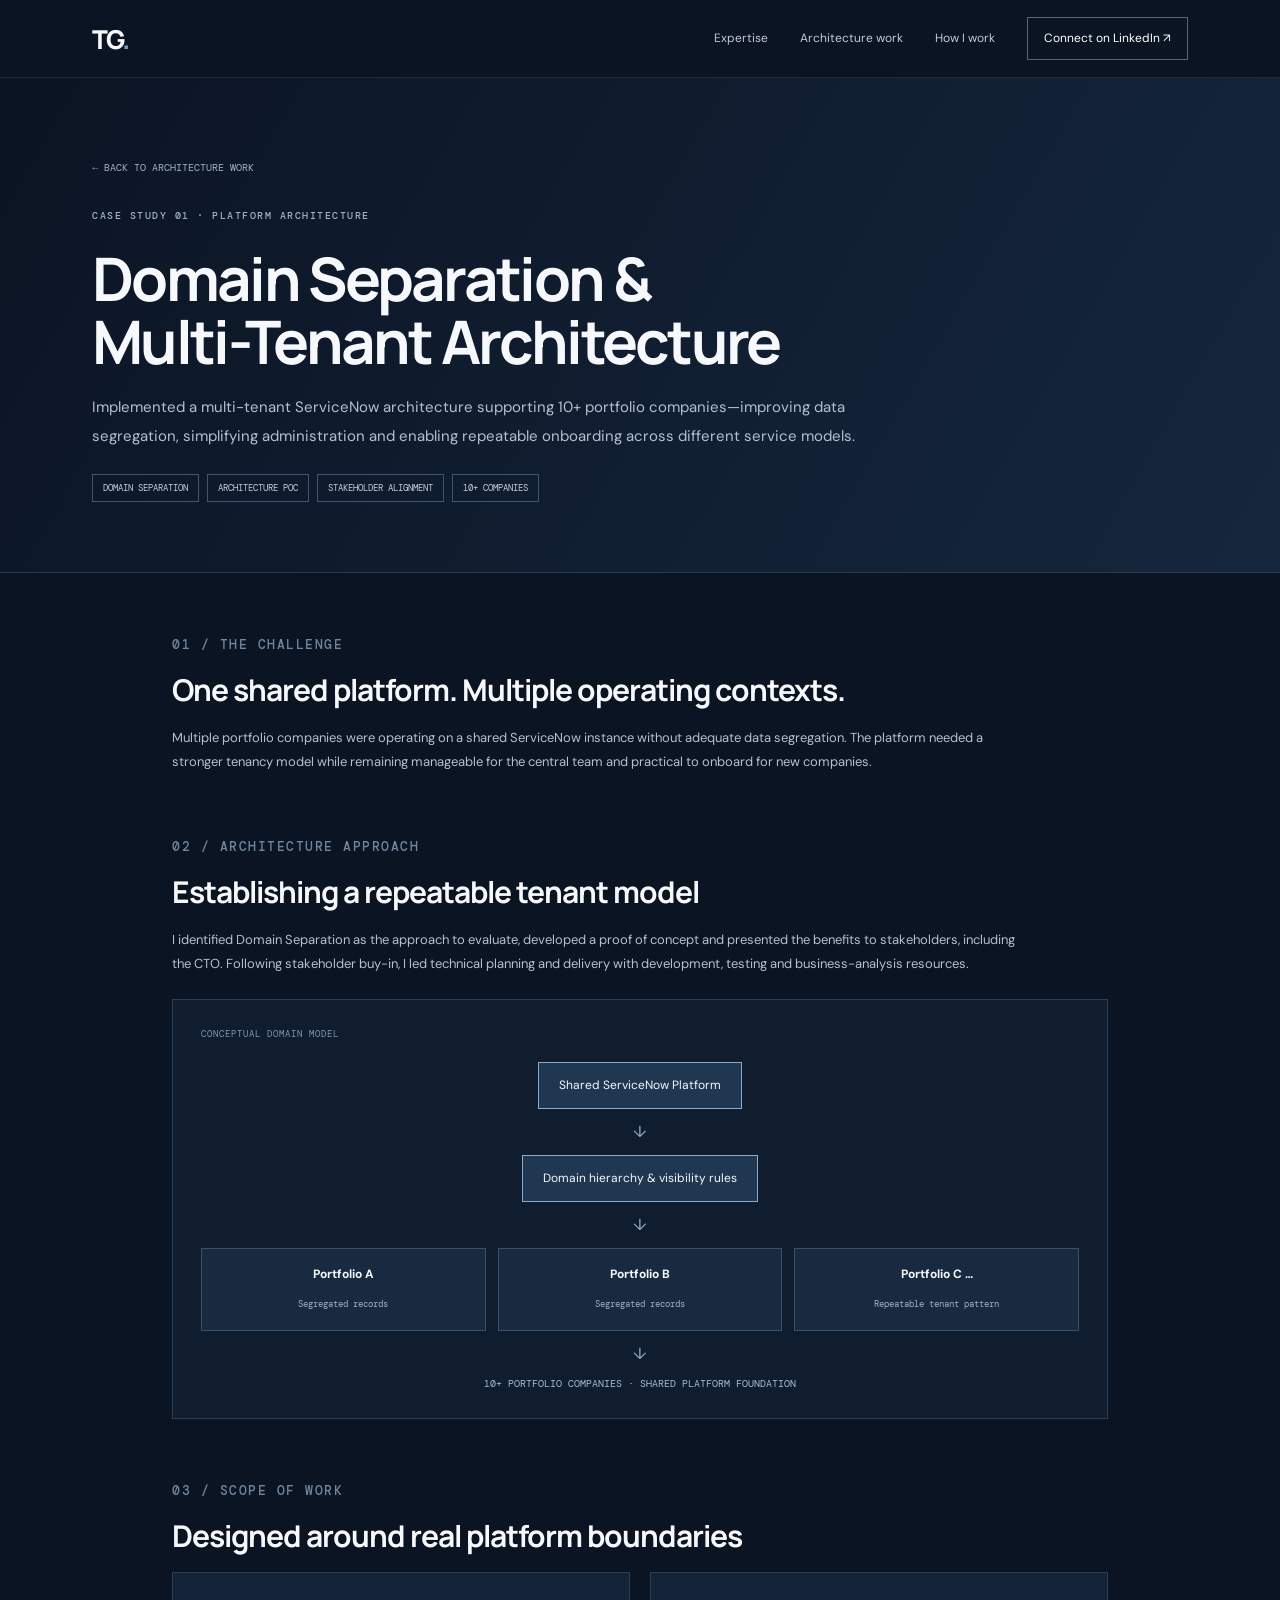
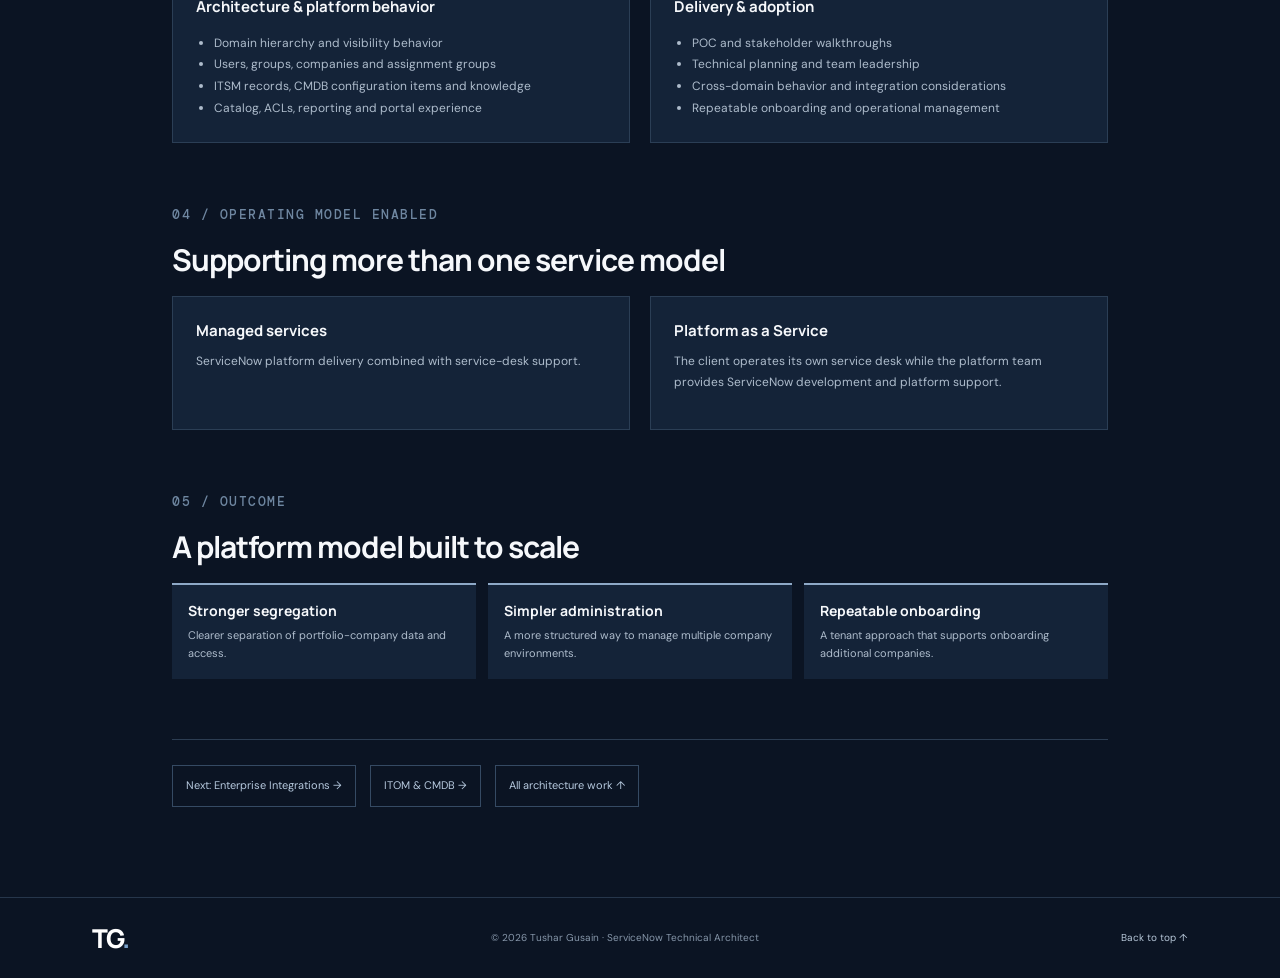
<file: case-domain-separation.html>
<!doctype html><html lang="en"><head><meta charset="utf-8"><meta name="viewport" content="width=device-width,initial-scale=1"><title>Domain Separation | Tushar Gusain</title><link rel="stylesheet" href="styles.css"></head><body><header class="topbar"><a class="wordmark" href="index.html">TG<span>.</span></a><nav><a href="index.html#expertise">Expertise</a><a href="index.html#architecture">Architecture work</a><a href="index.html#experience">How I work</a><a class="nav-cta" href="https://www.linkedin.com/in/tushar-g-68956511b" target="_blank" rel="noreferrer">Connect on LinkedIn ↗</a></nav><button class="menu-toggle" aria-label="Toggle menu">☰</button></header><main><section class="case-hero"><div class="case-hero-inner"><a class="back-link" href="index.html#architecture">← BACK TO ARCHITECTURE WORK</a><p class="eyebrow">CASE STUDY 01 · PLATFORM ARCHITECTURE</p><h1>Domain Separation &amp;<br>Multi-Tenant Architecture</h1><p class="case-lead">Implemented a multi-tenant ServiceNow architecture supporting 10+ portfolio companies—improving data segregation, simplifying administration and enabling repeatable onboarding across different service models.</p><div class="case-tags"><span>DOMAIN SEPARATION</span><span>ARCHITECTURE POC</span><span>STAKEHOLDER ALIGNMENT</span><span>10+ COMPANIES</span></div></div></section><div class="case-body"><section class="case-section"><p class="eyebrow">01 / THE CHALLENGE</p><h2>One shared platform. Multiple operating contexts.</h2><p>Multiple portfolio companies were operating on a shared ServiceNow instance without adequate data segregation. The platform needed a stronger tenancy model while remaining manageable for the central team and practical to onboard for new companies.</p></section><section class="case-section"><p class="eyebrow">02 / ARCHITECTURE APPROACH</p><h2>Establishing a repeatable tenant model</h2><p>I identified Domain Separation as the approach to evaluate, developed a proof of concept and presented the benefits to stakeholders, including the CTO. Following stakeholder buy-in, I led technical planning and delivery with development, testing and business-analysis resources.</p><div class="diagram"><div class="diagram-label">CONCEPTUAL DOMAIN MODEL</div><div class="domain-diagram"><div class="domain-top">Shared ServiceNow Platform</div><div class="domain-down">↓</div><div class="domain-top">Domain hierarchy &amp; visibility rules</div><div class="domain-down">↓</div><div class="domain-row"><div class="domain-branch"><strong>Portfolio A</strong><small>Segregated records</small></div><div class="domain-branch"><strong>Portfolio B</strong><small>Segregated records</small></div><div class="domain-branch"><strong>Portfolio C …</strong><small>Repeatable tenant pattern</small></div></div><div class="domain-down">↓</div><div class="domain-bottom">10+ PORTFOLIO COMPANIES · SHARED PLATFORM FOUNDATION</div></div></div></section><section class="case-section"><p class="eyebrow">03 / SCOPE OF WORK</p><h2>Designed around real platform boundaries</h2><div class="case-two-col"><div class="case-note"><h3>Architecture &amp; platform behavior</h3><ul><li>Domain hierarchy and visibility behavior</li><li>Users, groups, companies and assignment groups</li><li>ITSM records, CMDB configuration items and knowledge</li><li>Catalog, ACLs, reporting and portal experience</li></ul></div><div class="case-note"><h3>Delivery &amp; adoption</h3><ul><li>POC and stakeholder walkthroughs</li><li>Technical planning and team leadership</li><li>Cross-domain behavior and integration considerations</li><li>Repeatable onboarding and operational management</li></ul></div></div></section><section class="case-section"><p class="eyebrow">04 / OPERATING MODEL ENABLED</p><h2>Supporting more than one service model</h2><div class="case-two-col"><div class="case-note"><h3>Managed services</h3><p>ServiceNow platform delivery combined with service-desk support.</p></div><div class="case-note"><h3>Platform as a Service</h3><p>The client operates its own service desk while the platform team provides ServiceNow development and platform support.</p></div></div></section><section class="case-section"><p class="eyebrow">05 / OUTCOME</p><h2>A platform model built to scale</h2><div class="outcome-grid"><div class="outcome"><strong>Stronger segregation</strong><p>Clearer separation of portfolio-company data and access.</p></div><div class="outcome"><strong>Simpler administration</strong><p>A more structured way to manage multiple company environments.</p></div><div class="outcome"><strong>Repeatable onboarding</strong><p>A tenant approach that supports onboarding additional companies.</p></div></div></section><div class="case-nav"><a href="case-enterprise-integrations.html">Next: Enterprise Integrations →</a><a href="case-itom.html">ITOM &amp; CMDB →</a><a href="index.html#architecture">All architecture work ↑</a></div></div></main><footer class="case-footer"><a class="wordmark" href="index.html">TG<span>.</span></a><span>© 2026 Tushar Gusain · ServiceNow Technical Architect</span><a href="#top">Back to top ↑</a></footer><script src="script.js"></script></body></html>
</file>
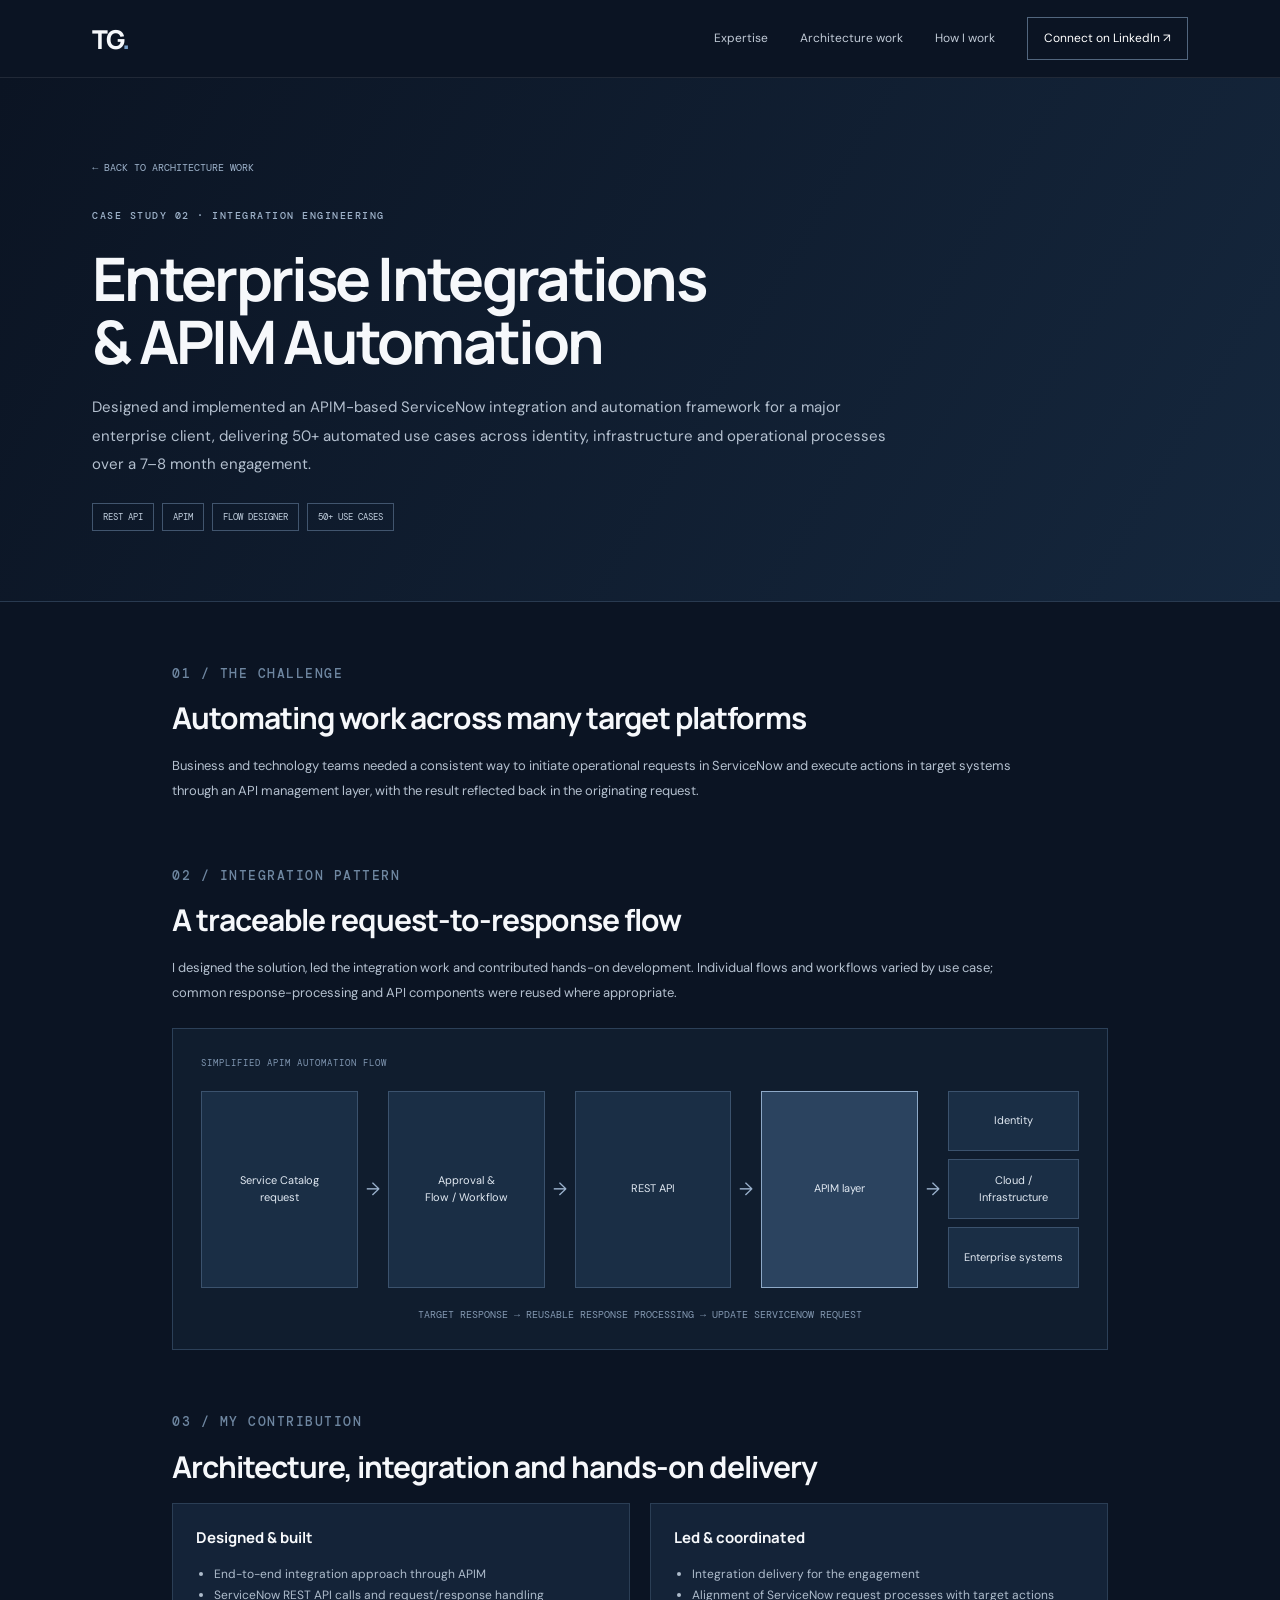
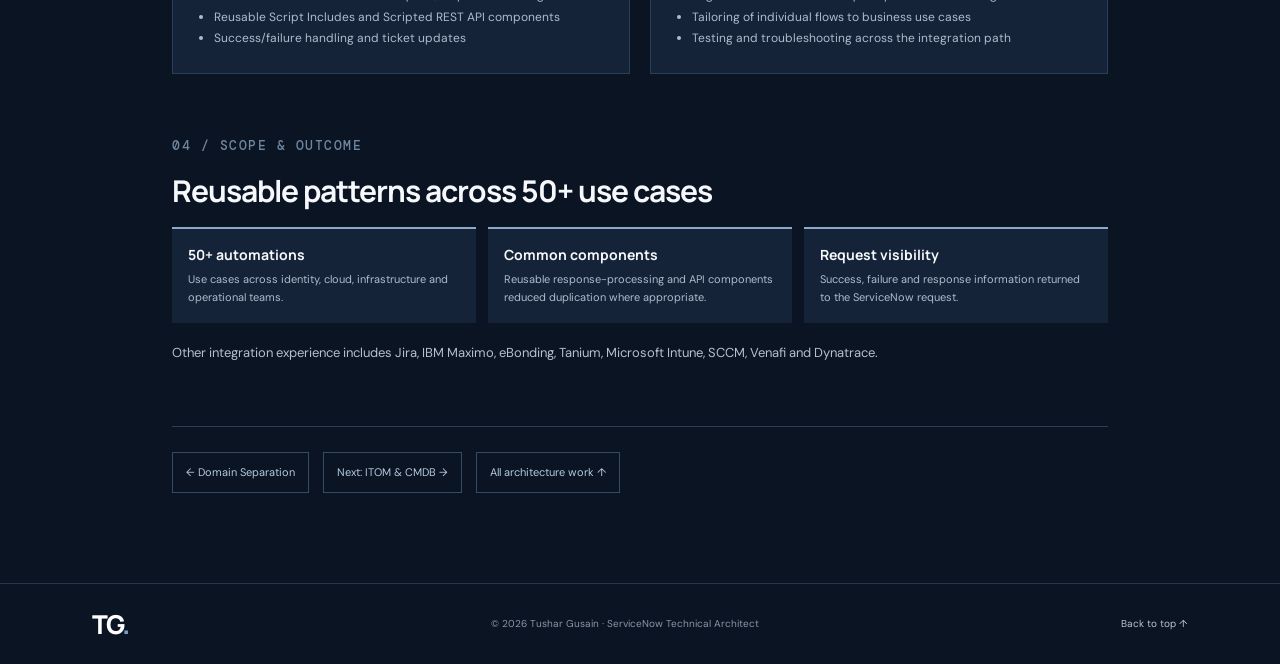
<file: case-enterprise-integrations.html>
<!doctype html><html lang="en"><head><meta charset="utf-8"><meta name="viewport" content="width=device-width,initial-scale=1"><title>Enterprise Integrations | Tushar Gusain</title><link rel="stylesheet" href="styles.css"></head><body><header class="topbar"><a class="wordmark" href="index.html">TG<span>.</span></a><nav><a href="index.html#expertise">Expertise</a><a href="index.html#architecture">Architecture work</a><a href="index.html#experience">How I work</a><a class="nav-cta" href="https://www.linkedin.com/in/tushar-g-68956511b" target="_blank" rel="noreferrer">Connect on LinkedIn ↗</a></nav><button class="menu-toggle" aria-label="Toggle menu">☰</button></header><main><section class="case-hero"><div class="case-hero-inner"><a class="back-link" href="index.html#architecture">← BACK TO ARCHITECTURE WORK</a><p class="eyebrow">CASE STUDY 02 · INTEGRATION ENGINEERING</p><h1>Enterprise Integrations<br>&amp; APIM Automation</h1><p class="case-lead">Designed and implemented an APIM-based ServiceNow integration and automation framework for a major enterprise client, delivering 50+ automated use cases across identity, infrastructure and operational processes over a 7–8 month engagement.</p><div class="case-tags"><span>REST API</span><span>APIM</span><span>FLOW DESIGNER</span><span>50+ USE CASES</span></div></div></section><div class="case-body"><section class="case-section"><p class="eyebrow">01 / THE CHALLENGE</p><h2>Automating work across many target platforms</h2><p>Business and technology teams needed a consistent way to initiate operational requests in ServiceNow and execute actions in target systems through an API management layer, with the result reflected back in the originating request.</p></section><section class="case-section"><p class="eyebrow">02 / INTEGRATION PATTERN</p><h2>A traceable request-to-response flow</h2><p>I designed the solution, led the integration work and contributed hands-on development. Individual flows and workflows varied by use case; common response-processing and API components were reused where appropriate.</p><div class="diagram"><div class="diagram-label">SIMPLIFIED APIM AUTOMATION FLOW</div><div class="diagram-flow"><div class="diagram-box">Service Catalog<br>request</div><span class="diagram-arrow">→</span><div class="diagram-box">Approval &amp;<br>Flow / Workflow</div><span class="diagram-arrow">→</span><div class="diagram-box">REST API</div><span class="diagram-arrow">→</span><div class="diagram-box primary">APIM layer</div><span class="diagram-arrow">→</span><div class="diagram-stack"><div class="diagram-box">Identity</div><div class="diagram-box">Cloud / Infrastructure</div><div class="diagram-box">Enterprise systems</div></div></div><div class="diagram-note">TARGET RESPONSE → REUSABLE RESPONSE PROCESSING → UPDATE SERVICENOW REQUEST</div></div></section><section class="case-section"><p class="eyebrow">03 / MY CONTRIBUTION</p><h2>Architecture, integration and hands-on delivery</h2><div class="case-two-col"><div class="case-note"><h3>Designed &amp; built</h3><ul><li>End-to-end integration approach through APIM</li><li>ServiceNow REST API calls and request/response handling</li><li>Reusable Script Includes and Scripted REST API components</li><li>Success/failure handling and ticket updates</li></ul></div><div class="case-note"><h3>Led &amp; coordinated</h3><ul><li>Integration delivery for the engagement</li><li>Alignment of ServiceNow request processes with target actions</li><li>Tailoring of individual flows to business use cases</li><li>Testing and troubleshooting across the integration path</li></ul></div></div></section><section class="case-section"><p class="eyebrow">04 / SCOPE &amp; OUTCOME</p><h2>Reusable patterns across 50+ use cases</h2><div class="outcome-grid"><div class="outcome"><strong>50+ automations</strong><p>Use cases across identity, cloud, infrastructure and operational teams.</p></div><div class="outcome"><strong>Common components</strong><p>Reusable response-processing and API components reduced duplication where appropriate.</p></div><div class="outcome"><strong>Request visibility</strong><p>Success, failure and response information returned to the ServiceNow request.</p></div></div><p style="margin-top:18px">Other integration experience includes Jira, IBM Maximo, eBonding, Tanium, Microsoft Intune, SCCM, Venafi and Dynatrace.</p></section><div class="case-nav"><a href="case-domain-separation.html">← Domain Separation</a><a href="case-itom.html">Next: ITOM &amp; CMDB →</a><a href="index.html#architecture">All architecture work ↑</a></div></div></main><footer class="case-footer"><a class="wordmark" href="index.html">TG<span>.</span></a><span>© 2026 Tushar Gusain · ServiceNow Technical Architect</span><a href="#top">Back to top ↑</a></footer><script src="script.js"></script></body></html>
</file>
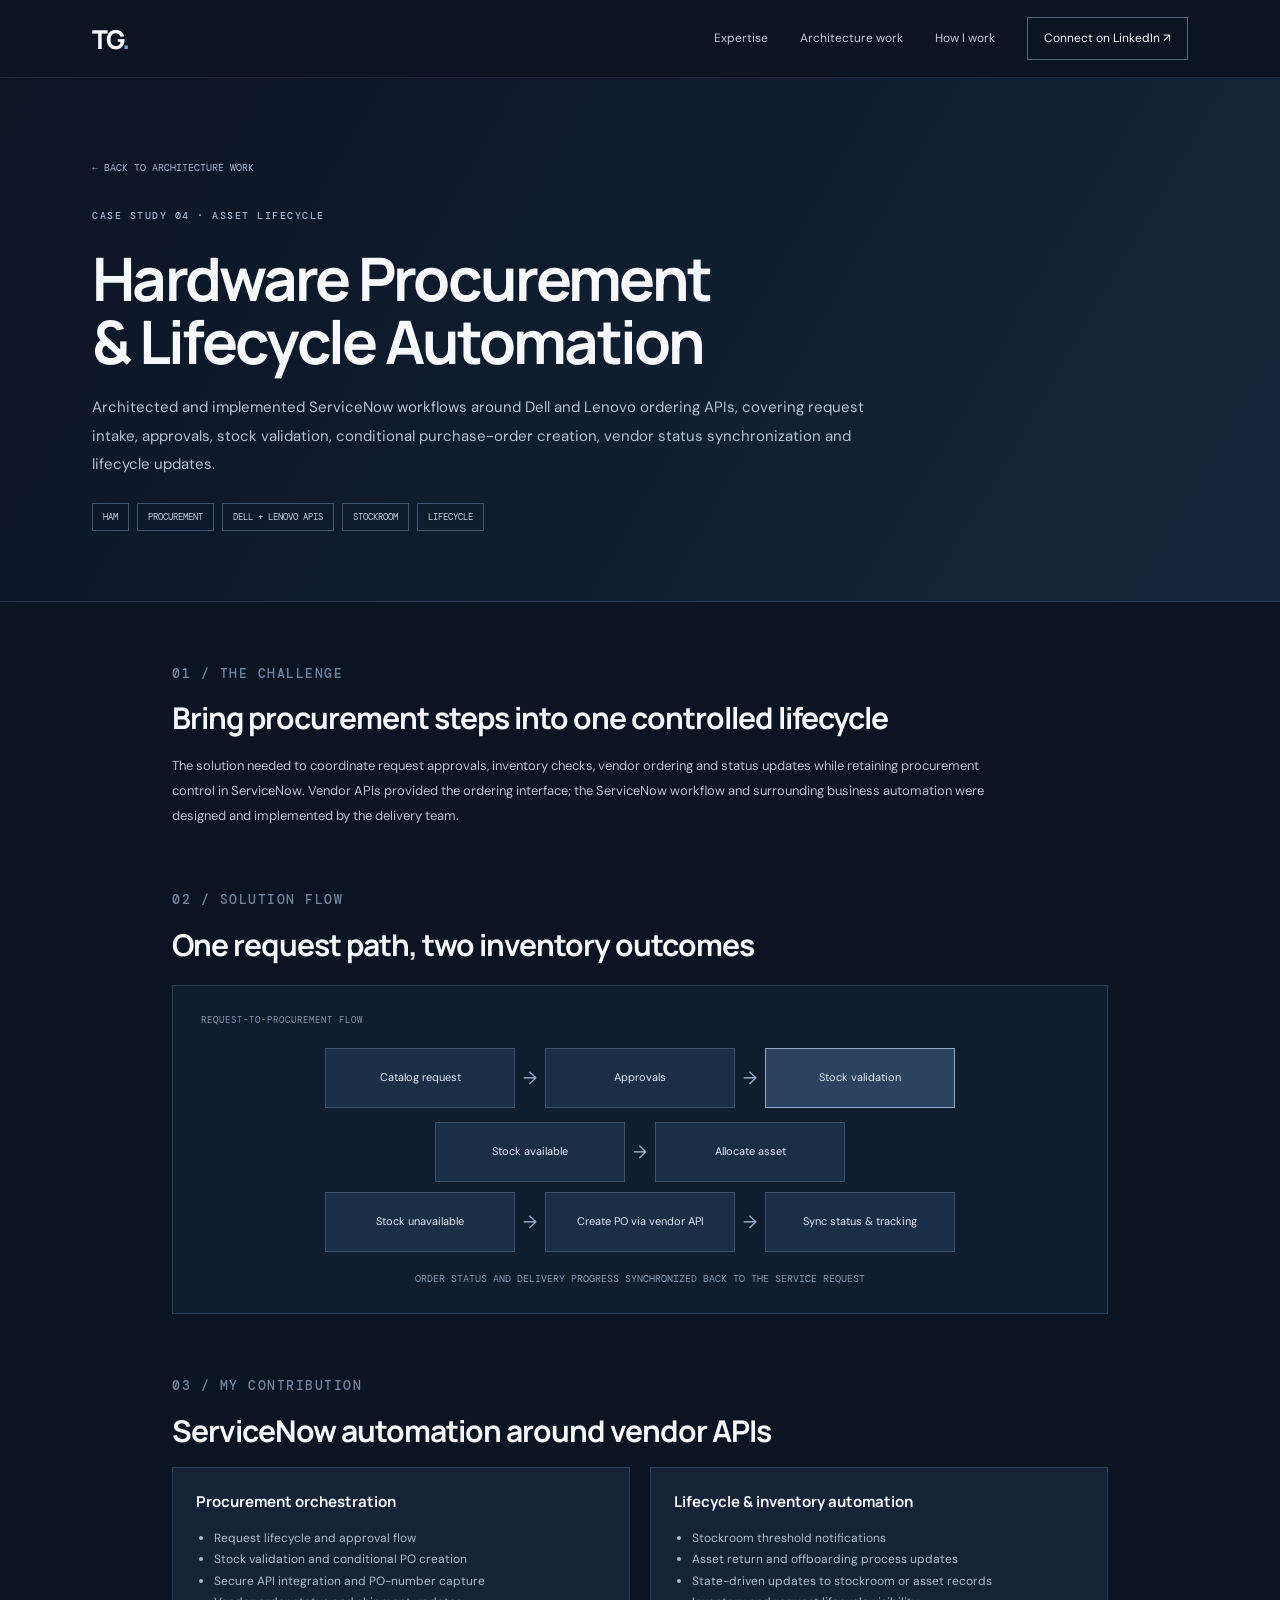
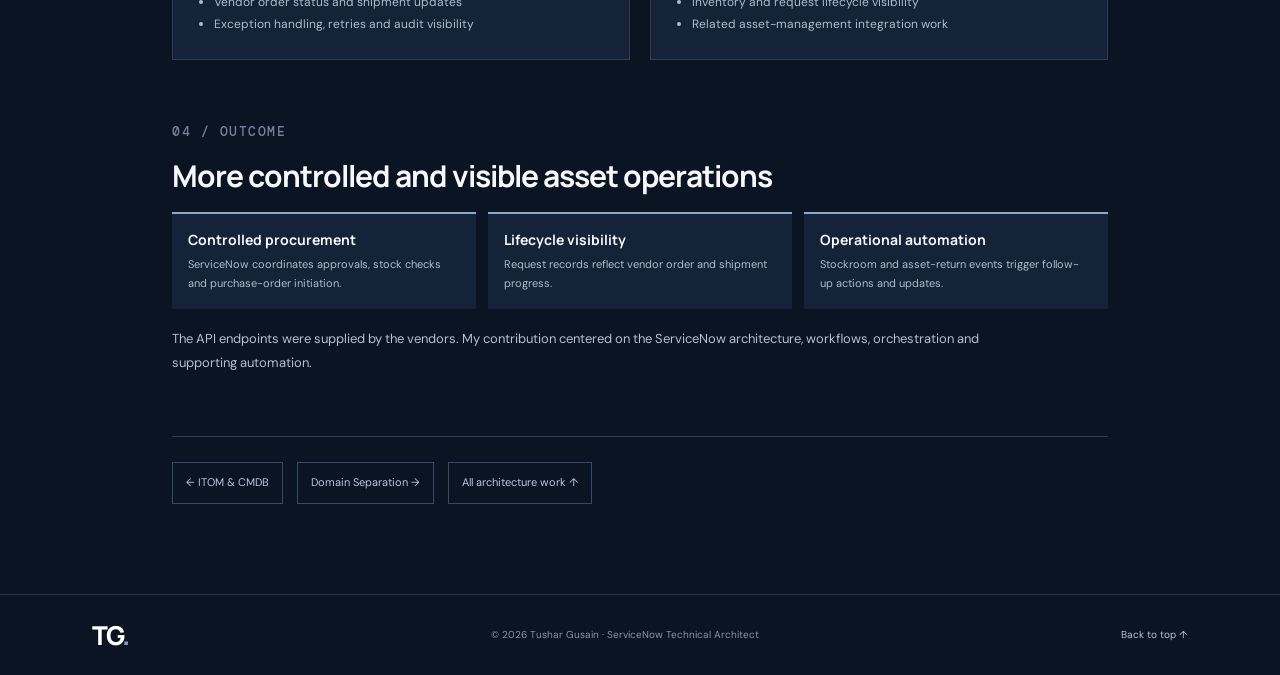
<file: case-ham.html>
<!doctype html><html lang="en"><head><meta charset="utf-8"><meta name="viewport" content="width=device-width,initial-scale=1"><title>Hardware Asset Management | Tushar Gusain</title><link rel="stylesheet" href="styles.css"></head><body><header class="topbar"><a class="wordmark" href="index.html">TG<span>.</span></a><nav><a href="index.html#expertise">Expertise</a><a href="index.html#architecture">Architecture work</a><a href="index.html#experience">How I work</a><a class="nav-cta" href="https://www.linkedin.com/in/tushar-g-68956511b" target="_blank" rel="noreferrer">Connect on LinkedIn ↗</a></nav><button class="menu-toggle" aria-label="Toggle menu">☰</button></header><main><section class="case-hero"><div class="case-hero-inner"><a class="back-link" href="index.html#architecture">← BACK TO ARCHITECTURE WORK</a><p class="eyebrow">CASE STUDY 04 · ASSET LIFECYCLE</p><h1>Hardware Procurement<br>&amp; Lifecycle Automation</h1><p class="case-lead">Architected and implemented ServiceNow workflows around Dell and Lenovo ordering APIs, covering request intake, approvals, stock validation, conditional purchase-order creation, vendor status synchronization and lifecycle updates.</p><div class="case-tags"><span>HAM</span><span>PROCUREMENT</span><span>DELL + LENOVO APIS</span><span>STOCKROOM</span><span>LIFECYCLE</span></div></div></section><div class="case-body"><section class="case-section"><p class="eyebrow">01 / THE CHALLENGE</p><h2>Bring procurement steps into one controlled lifecycle</h2><p>The solution needed to coordinate request approvals, inventory checks, vendor ordering and status updates while retaining procurement control in ServiceNow. Vendor APIs provided the ordering interface; the ServiceNow workflow and surrounding business automation were designed and implemented by the delivery team.</p></section><section class="case-section"><p class="eyebrow">02 / SOLUTION FLOW</p><h2>One request path, two inventory outcomes</h2><div class="diagram"><div class="diagram-label">REQUEST-TO-PROCUREMENT FLOW</div><div class="diagram-flow"><div class="diagram-box">Catalog request</div><span class="diagram-arrow">→</span><div class="diagram-box">Approvals</div><span class="diagram-arrow">→</span><div class="diagram-box primary">Stock validation</div></div><div class="diagram-flow" style="margin-top:14px"><div class="diagram-box">Stock available</div><span class="diagram-arrow">→</span><div class="diagram-box">Allocate asset</div></div><div class="diagram-flow" style="margin-top:10px"><div class="diagram-box">Stock unavailable</div><span class="diagram-arrow">→</span><div class="diagram-box">Create PO via vendor API</div><span class="diagram-arrow">→</span><div class="diagram-box">Sync status &amp; tracking</div></div><div class="diagram-note">ORDER STATUS AND DELIVERY PROGRESS SYNCHRONIZED BACK TO THE SERVICE REQUEST</div></div></section><section class="case-section"><p class="eyebrow">03 / MY CONTRIBUTION</p><h2>ServiceNow automation around vendor APIs</h2><div class="case-two-col"><div class="case-note"><h3>Procurement orchestration</h3><ul><li>Request lifecycle and approval flow</li><li>Stock validation and conditional PO creation</li><li>Secure API integration and PO-number capture</li><li>Vendor order status and shipment updates</li><li>Exception handling, retries and audit visibility</li></ul></div><div class="case-note"><h3>Lifecycle &amp; inventory automation</h3><ul><li>Stockroom threshold notifications</li><li>Asset return and offboarding process updates</li><li>State-driven updates to stockroom or asset records</li><li>Inventory and request lifecycle visibility</li><li>Related asset-management integration work</li></ul></div></div></section><section class="case-section"><p class="eyebrow">04 / OUTCOME</p><h2>More controlled and visible asset operations</h2><div class="outcome-grid"><div class="outcome"><strong>Controlled procurement</strong><p>ServiceNow coordinates approvals, stock checks and purchase-order initiation.</p></div><div class="outcome"><strong>Lifecycle visibility</strong><p>Request records reflect vendor order and shipment progress.</p></div><div class="outcome"><strong>Operational automation</strong><p>Stockroom and asset-return events trigger follow-up actions and updates.</p></div></div><p style="margin-top:18px">The API endpoints were supplied by the vendors. My contribution centered on the ServiceNow architecture, workflows, orchestration and supporting automation.</p></section><div class="case-nav"><a href="case-itom.html">← ITOM &amp; CMDB</a><a href="case-domain-separation.html">Domain Separation →</a><a href="index.html#architecture">All architecture work ↑</a></div></div></main><footer class="case-footer"><a class="wordmark" href="index.html">TG<span>.</span></a><span>© 2026 Tushar Gusain · ServiceNow Technical Architect</span><a href="#top">Back to top ↑</a></footer><script src="script.js"></script></body></html>
</file>
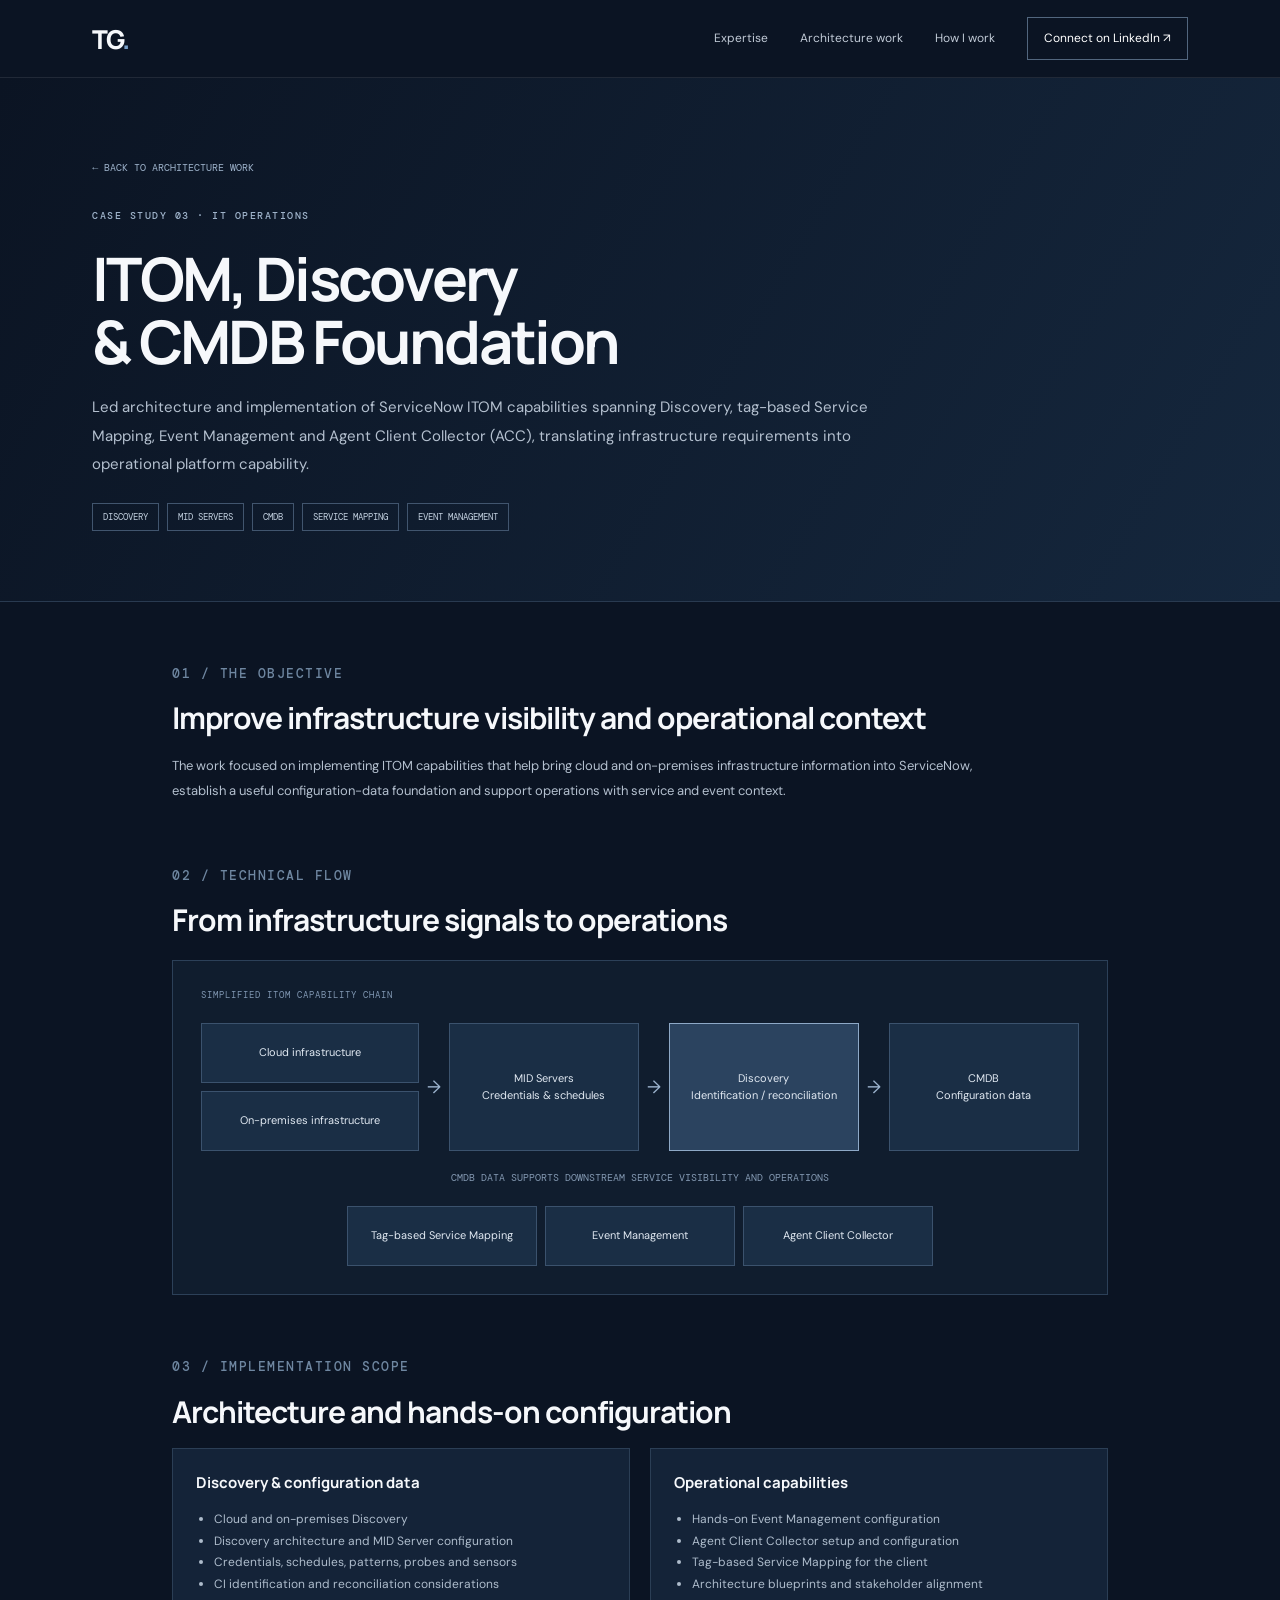
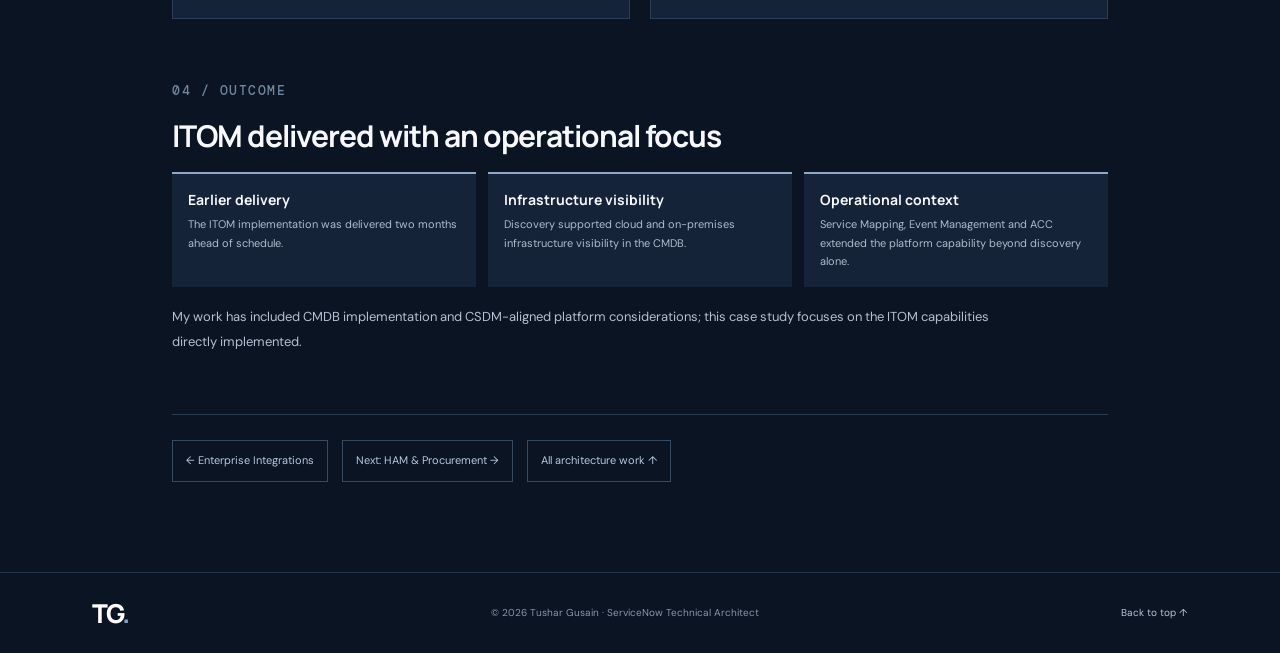
<file: case-itom.html>
<!doctype html><html lang="en"><head><meta charset="utf-8"><meta name="viewport" content="width=device-width,initial-scale=1"><title>ITOM &amp; CMDB | Tushar Gusain</title><link rel="stylesheet" href="styles.css"></head><body><header class="topbar"><a class="wordmark" href="index.html">TG<span>.</span></a><nav><a href="index.html#expertise">Expertise</a><a href="index.html#architecture">Architecture work</a><a href="index.html#experience">How I work</a><a class="nav-cta" href="https://www.linkedin.com/in/tushar-g-68956511b" target="_blank" rel="noreferrer">Connect on LinkedIn ↗</a></nav><button class="menu-toggle" aria-label="Toggle menu">☰</button></header><main><section class="case-hero"><div class="case-hero-inner"><a class="back-link" href="index.html#architecture">← BACK TO ARCHITECTURE WORK</a><p class="eyebrow">CASE STUDY 03 · IT OPERATIONS</p><h1>ITOM, Discovery<br>&amp; CMDB Foundation</h1><p class="case-lead">Led architecture and implementation of ServiceNow ITOM capabilities spanning Discovery, tag-based Service Mapping, Event Management and Agent Client Collector (ACC), translating infrastructure requirements into operational platform capability.</p><div class="case-tags"><span>DISCOVERY</span><span>MID SERVERS</span><span>CMDB</span><span>SERVICE MAPPING</span><span>EVENT MANAGEMENT</span></div></div></section><div class="case-body"><section class="case-section"><p class="eyebrow">01 / THE OBJECTIVE</p><h2>Improve infrastructure visibility and operational context</h2><p>The work focused on implementing ITOM capabilities that help bring cloud and on-premises infrastructure information into ServiceNow, establish a useful configuration-data foundation and support operations with service and event context.</p></section><section class="case-section"><p class="eyebrow">02 / TECHNICAL FLOW</p><h2>From infrastructure signals to operations</h2><div class="diagram"><div class="diagram-label">SIMPLIFIED ITOM CAPABILITY CHAIN</div><div class="diagram-flow"><div class="diagram-stack"><div class="diagram-box">Cloud infrastructure</div><div class="diagram-box">On-premises infrastructure</div></div><span class="diagram-arrow">→</span><div class="diagram-box">MID Servers<br>Credentials &amp; schedules</div><span class="diagram-arrow">→</span><div class="diagram-box primary">Discovery<br>Identification / reconciliation</div><span class="diagram-arrow">→</span><div class="diagram-box">CMDB<br>Configuration data</div></div><div class="diagram-note">CMDB DATA SUPPORTS DOWNSTREAM SERVICE VISIBILITY AND OPERATIONS</div><div class="diagram-flow" style="margin-top:22px"><div class="diagram-box">Tag-based Service Mapping</div><div class="diagram-box">Event Management</div><div class="diagram-box">Agent Client Collector</div></div></div></section><section class="case-section"><p class="eyebrow">03 / IMPLEMENTATION SCOPE</p><h2>Architecture and hands-on configuration</h2><div class="case-two-col"><div class="case-note"><h3>Discovery &amp; configuration data</h3><ul><li>Cloud and on-premises Discovery</li><li>Discovery architecture and MID Server configuration</li><li>Credentials, schedules, patterns, probes and sensors</li><li>CI identification and reconciliation considerations</li></ul></div><div class="case-note"><h3>Operational capabilities</h3><ul><li>Hands-on Event Management configuration</li><li>Agent Client Collector setup and configuration</li><li>Tag-based Service Mapping for the client</li><li>Architecture blueprints and stakeholder alignment</li></ul></div></div></section><section class="case-section"><p class="eyebrow">04 / OUTCOME</p><h2>ITOM delivered with an operational focus</h2><div class="outcome-grid"><div class="outcome"><strong>Earlier delivery</strong><p>The ITOM implementation was delivered two months ahead of schedule.</p></div><div class="outcome"><strong>Infrastructure visibility</strong><p>Discovery supported cloud and on-premises infrastructure visibility in the CMDB.</p></div><div class="outcome"><strong>Operational context</strong><p>Service Mapping, Event Management and ACC extended the platform capability beyond discovery alone.</p></div></div><p style="margin-top:18px">My work has included CMDB implementation and CSDM-aligned platform considerations; this case study focuses on the ITOM capabilities directly implemented.</p></section><div class="case-nav"><a href="case-enterprise-integrations.html">← Enterprise Integrations</a><a href="case-ham.html">Next: HAM &amp; Procurement →</a><a href="index.html#architecture">All architecture work ↑</a></div></div></main><footer class="case-footer"><a class="wordmark" href="index.html">TG<span>.</span></a><span>© 2026 Tushar Gusain · ServiceNow Technical Architect</span><a href="#top">Back to top ↑</a></footer><script src="script.js"></script></body></html>
</file>
<file: styles.css>
@import url('https://fonts.googleapis.com/css2?family=DM+Mono:wght@400;500&family=DM+Sans:wght@400;500;600;700&family=Manrope:wght@400;500;600;700;800&display=swap');
:root{--navy:#0b1423;--navy2:#101d30;--navy3:#182941;--blue:#789fc8;--blue2:#9eb9d8;--ink:#172334;--muted:#657184;--paper:#f3f5f7;--line:#dfe5eb;--mono:'DM Mono',monospace;--sans:'DM Sans',sans-serif;--display:'Manrope',sans-serif}*{box-sizing:border-box}html{scroll-behavior:smooth;scroll-padding-top:80px}body{margin:0;background:var(--navy);color:#f6f8fb;font-family:var(--sans);line-height:1.6}a{color:inherit;text-decoration:none}.topbar{height:78px;padding:0 7.2%;display:flex;align-items:center;justify-content:space-between;border-bottom:1px solid rgba(255,255,255,.09);background:#0b1423;position:relative;z-index:5}.wordmark{font:800 26px var(--display);letter-spacing:-2px}.wordmark span{color:var(--blue)}nav{display:flex;align-items:center;gap:32px;font-size:12px;color:#c1cad6}nav a:hover{color:#fff}.nav-cta{border:1px solid #52667e;padding:11px 16px;color:#fff!important}.menu-toggle{display:none;background:none;border:0;color:white;font-size:24px}.hero{min-height:680px;padding:74px 7.2% 20px;background:radial-gradient(ellipse at 80% 38%,rgba(53,82,116,.24),transparent 37%),linear-gradient(115deg,#0b1423 0%,#0d1929 65%,#101d2e 100%);position:relative;overflow:hidden}.hero-grid{max-width:1300px;margin:auto;display:grid;grid-template-columns:1.03fr .97fr;gap:48px;align-items:center;min-height:540px}.eyebrow{font:500 10px var(--mono);letter-spacing:1.5px;color:#9fb3ca;margin:0 0 25px}.status-dot{display:inline-block;width:6px;height:6px;border-radius:50%;background:#9eb9d8;margin-right:9px;box-shadow:0 0 0 4px rgba(158,185,216,.12)}h1,h2,h3,p{margin-top:0}h1{font:700 clamp(48px,5.6vw,76px)/1.05 var(--display);letter-spacing:-4px;margin:0 0 20px}h1 span{color:#9eb9d8}.hero h2{font:500 clamp(15px,1.45vw,20px)/1.5 var(--sans);letter-spacing:-.25px;color:#e4eaf1;max-width:650px;margin:0 0 18px}.hero h2 i{font-style:normal;color:#6c829d;padding:0 4px}.hero-intro{font-size:15px;line-height:1.85;color:#aebaca;max-width:540px;margin-bottom:28px}.hero-actions{display:flex;gap:12px;flex-wrap:wrap}.button{min-height:48px;display:inline-flex;align-items:center;justify-content:center;gap:17px;padding:0 19px;font-size:12px;font-weight:700;transition:transform .2s,background .2s}.button:hover{transform:translateY(-2px)}.button-primary{background:#a5bdd8;color:#0c1929}.button-primary:hover{background:#c0d2e5}.button-secondary{border:1px solid #43546a;color:#e9edf3}.stats{display:flex;gap:0;margin-top:43px;padding-top:24px;border-top:1px solid rgba(255,255,255,.13);max-width:560px}.stats>div{display:flex;flex-direction:column;gap:5px;flex:1;border-right:1px solid rgba(255,255,255,.12);padding-left:22px}.stats>div:first-child{padding-left:0}.stats>div:last-child{border:0}.stats strong{font:700 31px/1 var(--display);letter-spacing:-1.4px}.stats strong span{color:#9eb9d8}.stats small{font-size:10px;color:#a9b6c7}.architecture-art{max-width:500px;width:100%;margin:0 auto;position:relative}.art-caption,.art-footer{display:flex;justify-content:space-between;align-items:center;font:10px var(--mono);letter-spacing:1px;color:#8295ac}.art-index{color:#5f738b}.architecture-map{height:410px;position:relative;margin:5px 0}.orbit{position:absolute;border:1px solid rgba(137,164,194,.12);border-radius:50%;left:50%;top:50%;transform:translate(-50%,-50%)}.orbit-one{width:330px;height:330px}.orbit-two{width:240px;height:240px;border-style:dashed}.connectors{position:absolute;width:100%;height:100%;inset:0}.connectors path{stroke:#526a85;stroke-width:1.15;fill:none;opacity:.75}.connectors circle{fill:#9eb9d8}.core-node{position:absolute;left:50%;top:50%;transform:translate(-50%,-50%);width:180px;height:150px;background:linear-gradient(145deg,#192b42,#111e30);border:1px solid #526a85;box-shadow:0 18px 55px #050b13aa;display:flex;align-items:center;justify-content:center;flex-direction:column;gap:7px;text-align:center}.core-symbol{font-size:20px;color:#a6c0dc}.core-node small{font:9px var(--mono);letter-spacing:1px;color:#93a9c2}.core-node strong{font:700 23px var(--display);letter-spacing:-.8px}.core-rule{height:1px;width:50px;background:#718ca9}.core-node em{font:9px var(--sans);font-style:normal;color:#91a2b7}.cap-node{position:absolute;display:flex;flex-direction:column;background:#111e2e;border:1px solid #34475e;padding:10px 13px;min-width:145px;box-shadow:0 8px 24px #050b1366}.cap-node>span{font:9px var(--mono);color:#829bb7;margin-bottom:3px}.cap-node strong{font:600 11px var(--sans);color:#e5edf6}.cap-node small{font-size:9px;color:#8799ad}.cap-top{left:50%;top:4px;transform:translateX(-50%)}.cap-left{left:0;top:50%;transform:translateY(-50%)}.cap-right{right:0;top:50%;transform:translateY(-50%)}.cap-bottom{left:50%;bottom:4px;transform:translateX(-50%)}.art-footer{gap:12px}.footer-line{height:1px;flex:1;background:#34475e}.hero-bottom{max-width:1300px;margin:40px auto 0;display:flex;justify-content:space-between;font:9px var(--mono);letter-spacing:1.5px;color:#70849b}.scroll-cue b{font-size:15px;margin-left:12px;color:#a9bdd4}.section-light{background:var(--paper);color:var(--ink)}.intro{padding:105px 7.2% 112px}.section-head{max-width:1300px;margin:0 auto 48px}.dark-eyebrow{color:#667b91}.section-head h2,.leadership h2,.cert-section h2,.contact-section h2{font:700 clamp(36px,4.1vw,54px)/1.12 var(--display);letter-spacing:-2.5px;margin-bottom:20px}.section-head h2 span,.leadership h2 span,.cert-section h2 span{color:#7089a5}.section-lead{max-width:590px;color:#677588;font-size:14px;line-height:1.8;margin-bottom:0}.expertise-grid{max-width:1300px;margin:auto;display:grid;grid-template-columns:repeat(4,1fr);gap:14px}.expertise-card{position:relative;padding:25px 23px 22px;background:#fff;border:1px solid #e5e9ee;min-height:270px;display:flex;flex-direction:column;transition:transform .2s,border .2s}.expertise-card:hover{transform:translateY(-4px);border-color:#aebfd1}.card-number{font:10px var(--mono);color:#8798aa;position:absolute;right:20px;top:22px}.line-icon{font-size:25px;color:#637e9c;margin:15px 0 18px}.expertise-card h3{font:700 17px var(--display);letter-spacing:-.5px;margin-bottom:10px}.expertise-card p{font-size:12px;line-height:1.8;color:#697687;margin-bottom:22px}.card-foot{font:9px var(--mono);letter-spacing:.7px;color:#7188a0;margin-top:auto}.work-section{padding:105px 7.2% 120px;background:#101c2c}.section-head-dark h2{color:#f5f7fa}.section-head-dark h2 span{color:#9eb9d8}.section-head-dark .section-lead{color:#9baabd}.project-list{max-width:1300px;margin:auto;display:grid;grid-template-columns:repeat(2,1fr);gap:20px}.project-card{display:grid;grid-template-columns:.88fr 1.12fr;min-height:285px;background:#142338;border:1px solid #293a50;transition:transform .25s,border-color .25s}.project-card:hover{transform:translateY(-4px);border-color:#7088a5}.project-visual{position:relative;overflow:hidden;background:#0d1929;display:flex;flex-direction:column;align-items:center;justify-content:center;padding:20px 12px;min-height:270px}.project-info{padding:25px 24px;display:flex;flex-direction:column;align-items:flex-start}.project-meta{display:flex;align-items:center;justify-content:space-between;width:100%;font:9px var(--mono);letter-spacing:.7px;color:#8ea2b9}.arrow{font-size:17px;color:#a9bfd8}.project-info h3{font:700 20px/1.3 var(--display);letter-spacing:-.6px;margin:21px 0 10px;color:#f4f6f9}.project-info p{font-size:12px;line-height:1.8;color:#a9b5c5;margin-bottom:17px}.tag-row{display:flex;flex-wrap:wrap;gap:6px;margin-bottom:18px}.tag-row span{font:9px var(--mono);padding:5px 7px;border:1px solid #34485f;color:#b0c0d1}.text-link{font-size:11px;font-weight:700;color:#b4c8df;margin-top:auto}.text-link b{margin-left:8px}.mini-platform{font:9px var(--mono);padding:10px 12px;border:1px solid #647e9a;background:#162a41;color:#dce7f4;letter-spacing:.7px}.mini-stem{height:25px;border-left:1px solid #728ba8}.mini-domains{display:flex;gap:4px}.mini-domains span{font:8px var(--mono);padding:10px 6px;background:#1b3048;border:1px solid #344b64;color:#a9bfd7}.mini-caption{position:absolute;bottom:15px;left:10px;right:10px;text-align:center;font:8px var(--mono);letter-spacing:.7px;color:#738ba5}.visual-integration{flex-direction:row;gap:5px;flex-wrap:wrap;align-content:center}.flow-box{border:1px solid #5a7594;background:#1b2e44;padding:12px 8px;font:9px var(--mono);color:#e2eaf3}.accent-box{background:#2a4059}.flow-arrow{color:#9eb9d8}.flow-stack{display:flex;flex-direction:column;gap:5px}.flow-stack i{font:8px var(--mono);font-style:normal;padding:6px;background:#172a40;border:1px solid #354b64;color:#bdcddd}.visual-itom{gap:6px}.stack-node{font:9px var(--mono);padding:9px 8px;width:78%;text-align:center;background:#182b41;border:1px solid #3b526c;color:#d5e0ec}.stack-node.highlighted{border-color:#9eb9d8;background:#233b55}.vertical-arrow{font-size:12px;color:#91a9c5;line-height:1}.itom-branches{display:flex;gap:3px;margin-top:3px}.itom-branches span{font:7px var(--mono);padding:5px 3px;border:1px solid #354b64;color:#aebfd2}.visual-ham{gap:7px}.ham-step{width:82%;display:flex;gap:8px;align-items:center;padding:8px 9px;background:#192c42;border:1px solid #3a506a;font-size:9px;color:#dce5ef}.ham-step b{font:9px var(--mono);color:#9eb9d8}.ham-choice,.ham-results{display:flex;gap:4px;width:90%;justify-content:space-between}.ham-choice span{font:7px var(--mono);text-align:center;color:#92a8bf;width:50%}.ham-results span{font:8px var(--mono);text-align:center;background:#243a52;border:1px solid #3c536d;padding:7px 3px;width:50%;color:#d6e2ef}.leadership{padding:105px 7.2%;display:grid;grid-template-columns:1fr .8fr;gap:10%;align-items:center}.leadership-copy{max-width:580px}.leadership-copy>p:not(.eyebrow){font-size:13px;line-height:1.95;color:#657184;margin-bottom:17px}.leadership-copy .text-link{display:inline-block;margin-top:10px;color:#3d5876}.delivery-panel{background:#fff;border:1px solid #e0e6ec;padding:24px 27px;box-shadow:0 20px 50px #1c30420a}.panel-top{display:flex;justify-content:space-between;font:9px var(--mono);letter-spacing:1px;color:#7d8ea0;padding-bottom:18px;border-bottom:1px solid #e5e9ee}.delivery-steps{list-style:none;margin:0;padding:0}.delivery-steps li{display:flex;align-items:flex-start;gap:17px;padding:18px 0;border-bottom:1px solid #edf0f3}.delivery-steps li:last-child{border-bottom:0}.delivery-steps li>span{font:10px var(--mono);color:#7e9ab8;padding-top:2px}.delivery-steps strong{display:block;font:700 13px var(--display);margin-bottom:4px}.delivery-steps small{font-size:10px;color:#738093}.cert-section{padding:75px 7.2%;background:#152338;display:grid;grid-template-columns:.8fr 1.2fr;gap:10%;align-items:center}.cert-section h2{font-size:38px;color:#f5f7fa;margin-bottom:0}.cert-section h2 span{color:#9eb9d8}.cert-content{max-width:650px}.cta-cert{display:flex;align-items:center;gap:16px;padding-bottom:23px;border-bottom:1px solid #34465b;margin-bottom:20px}.cert-mark{font:700 17px var(--display);display:grid;place-items:center;width:56px;height:56px;background:#a5bdd8;color:#102036}.cta-cert strong{display:block;font:700 14px var(--display);margin-bottom:5px}.cta-cert small{font-size:11px;color:#a5b3c4}.cert-list{display:flex;gap:8px;flex-wrap:wrap}.cert-list span{font:9px var(--mono);padding:8px 10px;border:1px solid #3b4e64;color:#c0ccda}.contact-section{text-align:center;padding:100px 7.2% 110px;background:radial-gradient(ellipse at 50% 100%,#1a3048,transparent 60%),#0b1423}.contact-section h2{font-size:clamp(36px,4vw,52px);color:#f5f7fa}.contact-section h2 span{color:#9eb9d8}.contact-section>p:not(.eyebrow){font-size:13px;color:#a8b5c6;margin:0 auto 27px;max-width:540px}.contact-section .eyebrow{margin-bottom:18px}footer{display:flex;align-items:center;justify-content:space-between;padding:22px 7.2%;border-top:1px solid #26364b;color:#8797aa;font-size:10px}footer .wordmark{color:#fff}footer>a:last-child{color:#b7c7d8}
/* Case-study pages */
.case-hero{padding:75px 7.2% 70px;background:linear-gradient(120deg,#0b1423,#15273d);border-bottom:1px solid #293a50}.case-hero-inner,.case-body{max-width:1120px;margin:auto}.back-link{font:10px var(--mono);color:#9fb4cc;display:inline-block;margin-bottom:35px}.case-hero h1{font-size:clamp(38px,5vw,60px);max-width:900px;letter-spacing:-2.7px}.case-hero .case-lead{max-width:800px;font-size:15px;line-height:1.9;color:#b4c0cf}.case-tags{display:flex;flex-wrap:wrap;gap:8px;margin-top:24px}.case-tags span{font:9px var(--mono);padding:7px 10px;border:1px solid #41556e;color:#c1cfde}.case-body{padding:60px 7.2% 90px}.case-section{margin-bottom:60px}.case-section .eyebrow{color:#6f87a1;margin-bottom:14px}.case-section h2{font:700 30px/1.2 var(--display);letter-spacing:-1px;margin-bottom:18px}.case-section>p{max-width:850px;color:#b4c0cf;font-size:13px;line-height:1.9}.case-two-col{display:grid;grid-template-columns:1fr 1fr;gap:20px}.case-note{padding:23px;background:#142338;border:1px solid #2b3e55}.case-note h3{font:700 15px var(--display);margin-bottom:10px}.case-note p,.case-note li{font-size:12px;line-height:1.8;color:#aebccc}.case-note ul{padding-left:18px;margin-bottom:0}.diagram{background:#101d2e;border:1px solid #2c4058;padding:28px;margin-top:22px}.diagram-label{font:9px var(--mono);letter-spacing:1px;color:#8198b3;margin-bottom:22px}.diagram-flow{display:flex;align-items:stretch;justify-content:center;gap:8px;flex-wrap:wrap}.diagram-box{min-width:120px;max-width:190px;flex:1;display:flex;align-items:center;justify-content:center;text-align:center;min-height:60px;padding:12px;background:#1a2e45;border:1px solid #3b526d;color:#e1e9f2;font-size:11px}.diagram-box.primary{background:#2b435f;border-color:#8ea9c7}.diagram-arrow{align-self:center;color:#9bb2cd;font-size:18px}.diagram-stack{display:flex;flex-direction:column;gap:8px;flex:1;min-width:130px}.diagram-stack .diagram-box{max-width:none;width:100%}.diagram-note{font:10px var(--mono);color:#8398b1;text-align:center;margin-top:20px}.domain-diagram{display:grid;grid-template-columns:1fr;justify-items:center;gap:10px}.domain-top{padding:13px 20px;border:1px solid #8ea9c7;background:#203751;font-size:12px}.domain-down{color:#8da7c4}.domain-row{width:100%;display:grid;grid-template-columns:repeat(3,1fr);gap:12px}.domain-branch{padding:16px 10px;text-align:center;border:1px solid #3a506a;background:#172a40}.domain-branch strong{display:block;font-size:12px;margin-bottom:5px}.domain-branch small{font:9px var(--mono);color:#9fb2c7}.domain-bottom{font:10px var(--mono);color:#a6bdd7;text-align:center}.outcome-grid{display:grid;grid-template-columns:repeat(3,1fr);gap:12px}.outcome{border-top:2px solid #8ea9c7;padding:16px;background:#142338}.outcome strong{display:block;font:700 14px var(--display);margin-bottom:6px}.outcome p{font-size:11px;color:#aebccc;margin:0;line-height:1.7}.case-nav{display:flex;gap:14px;flex-wrap:wrap;padding-top:25px;border-top:1px solid #2c3d52}.case-nav a{font-size:11px;color:#b6c9de;border:1px solid #354a63;padding:11px 13px}.case-nav a:hover{background:#1a2e45}.case-footer{background:#0b1423}
@media(max-width:1000px){.hero-grid{grid-template-columns:1fr;gap:50px}.hero{padding-top:60px}.hero-copy{max-width:720px}.architecture-art{max-width:500px}.hero-bottom{margin-top:35px}.expertise-grid{grid-template-columns:repeat(2,1fr)}.project-card{grid-template-columns:1fr}.project-visual{min-height:220px}.leadership{gap:5%}.cert-section{gap:5%}}@media(max-width:700px){.topbar{height:66px;padding:0 6%}nav{display:none;position:absolute;top:66px;left:0;right:0;background:#0e1a2a;padding:20px 6%;flex-direction:column;align-items:flex-start;gap:20px;border-bottom:1px solid #293a50}nav.open{display:flex}.menu-toggle{display:block}.hero{padding:55px 6% 18px}.hero-grid{min-height:0}.eyebrow{font-size:9px;letter-spacing:1px}h1{font-size:52px;letter-spacing:-2.8px}.hero h2{font-size:16px}.hero-intro{font-size:13px}.hero-actions{align-items:stretch;flex-direction:column;max-width:330px}.button{width:100%}.stats{margin-top:30px;padding-top:20px}.stats>div{padding-left:10px}.stats strong{font-size:25px}.stats small{font-size:9px}.architecture-art{margin-top:8px}.architecture-map{height:370px;transform:scale(.94);transform-origin:top center;margin-bottom:-15px}.cap-node{min-width:126px;padding:8px}.cap-node strong{font-size:10px}.cap-node small{font-size:8px}.cap-left{left:-5px}.cap-right{right:-5px}.core-node{width:155px;height:135px}.core-node strong{font-size:20px}.orbit-one{width:285px;height:285px}.orbit-two{width:205px;height:205px}.hero-bottom{font-size:8px;margin-top:30px}.intro,.work-section,.leadership{padding:70px 6%}.section-head{margin-bottom:35px}.section-head h2,.leadership h2,.cert-section h2,.contact-section h2{font-size:37px;letter-spacing:-1.8px}.expertise-grid{grid-template-columns:1fr;gap:10px}.expertise-card{min-height:230px}.project-list{grid-template-columns:1fr}.project-card{grid-template-columns:1fr}.project-visual{min-height:225px}.project-info{padding:23px 20px}.leadership{grid-template-columns:1fr;gap:35px}.cert-section{padding:65px 6%;grid-template-columns:1fr;gap:30px}.cert-section h2{font-size:34px}.contact-section{padding:75px 6%}.contact-section h2{font-size:36px}footer{padding:20px 6%;gap:12px;flex-wrap:wrap}footer span{order:3;width:100%}.case-hero{padding:50px 6%}.case-hero h1{font-size:42px}.case-hero .case-lead{font-size:13px}.case-body{padding:45px 6% 70px}.case-section h2{font-size:26px}.case-two-col{grid-template-columns:1fr}.diagram{padding:17px 12px}.diagram-flow{flex-direction:column;align-items:stretch}.diagram-arrow{transform:rotate(90deg);text-align:center;line-height:1}.diagram-box{max-width:none;width:100%;min-height:50px}.domain-row{grid-template-columns:1fr}.outcome-grid{grid-template-columns:1fr}.case-nav{flex-direction:column}.case-nav a{text-align:center}}

/* Professional experience timeline */
.experience-section{padding:108px max(6vw,24px);}
.experience-timeline{max-width:980px;margin:56px auto 0;position:relative;display:grid;gap:24px;}
.experience-timeline:before{content:"";position:absolute;left:25px;top:24px;bottom:24px;width:1px;background:linear-gradient(to bottom,#9aa9bd,#d8dee7);}
.experience-item{display:grid;grid-template-columns:52px minmax(0,1fr);gap:22px;position:relative;}
.experience-marker{width:50px;height:50px;border:1px solid #cbd4e0;border-radius:50%;background:#f7f8fa;color:#40536d;display:grid;place-items:center;font-size:12px;letter-spacing:.08em;font-weight:700;z-index:1;}
.experience-card{background:#fff;border:1px solid #e1e6ed;border-radius:14px;padding:28px 30px;box-shadow:0 10px 30px rgba(25,42,65,.035);}
.experience-top{display:flex;align-items:flex-start;justify-content:space-between;gap:20px;margin-bottom:14px;}
.experience-top h3{margin:0 0 5px;font-size:23px;color:#14243b;}
.experience-role{margin:0;color:#53657c;font-weight:600;}
.experience-period{font-size:12px;font-weight:700;letter-spacing:.04em;color:#53657c;background:#f0f3f7;padding:8px 10px;border-radius:6px;white-space:nowrap;}
.experience-card>p:not(.experience-role){color:#4c5b70;line-height:1.75;margin:0 0 14px;}
.experience-card ul{margin:0 0 18px;padding-left:19px;color:#4c5b70;line-height:1.75;}
.experience-card li{padding-left:3px;margin:3px 0;}
.experience-card .tag-row{display:flex;flex-wrap:wrap;gap:8px;}
.experience-card .tag-row span{font-size:11px;color:#465b75;border:1px solid #dce3eb;border-radius:20px;padding:6px 10px;}
.experience-note{max-width:980px;margin:24px auto 0;color:#738096;font-size:12px;}
@media(max-width:640px){.experience-section{padding:76px 20px;}.experience-timeline{margin-top:36px;gap:18px;}.experience-timeline:before{left:17px;}.experience-item{grid-template-columns:36px minmax(0,1fr);gap:12px;}.experience-marker{width:36px;height:36px;font-size:10px;}.experience-card{padding:21px 18px;}.experience-top{display:block;}.experience-period{display:inline-block;margin-top:10px;}.experience-top h3{font-size:20px;}}
</file>
